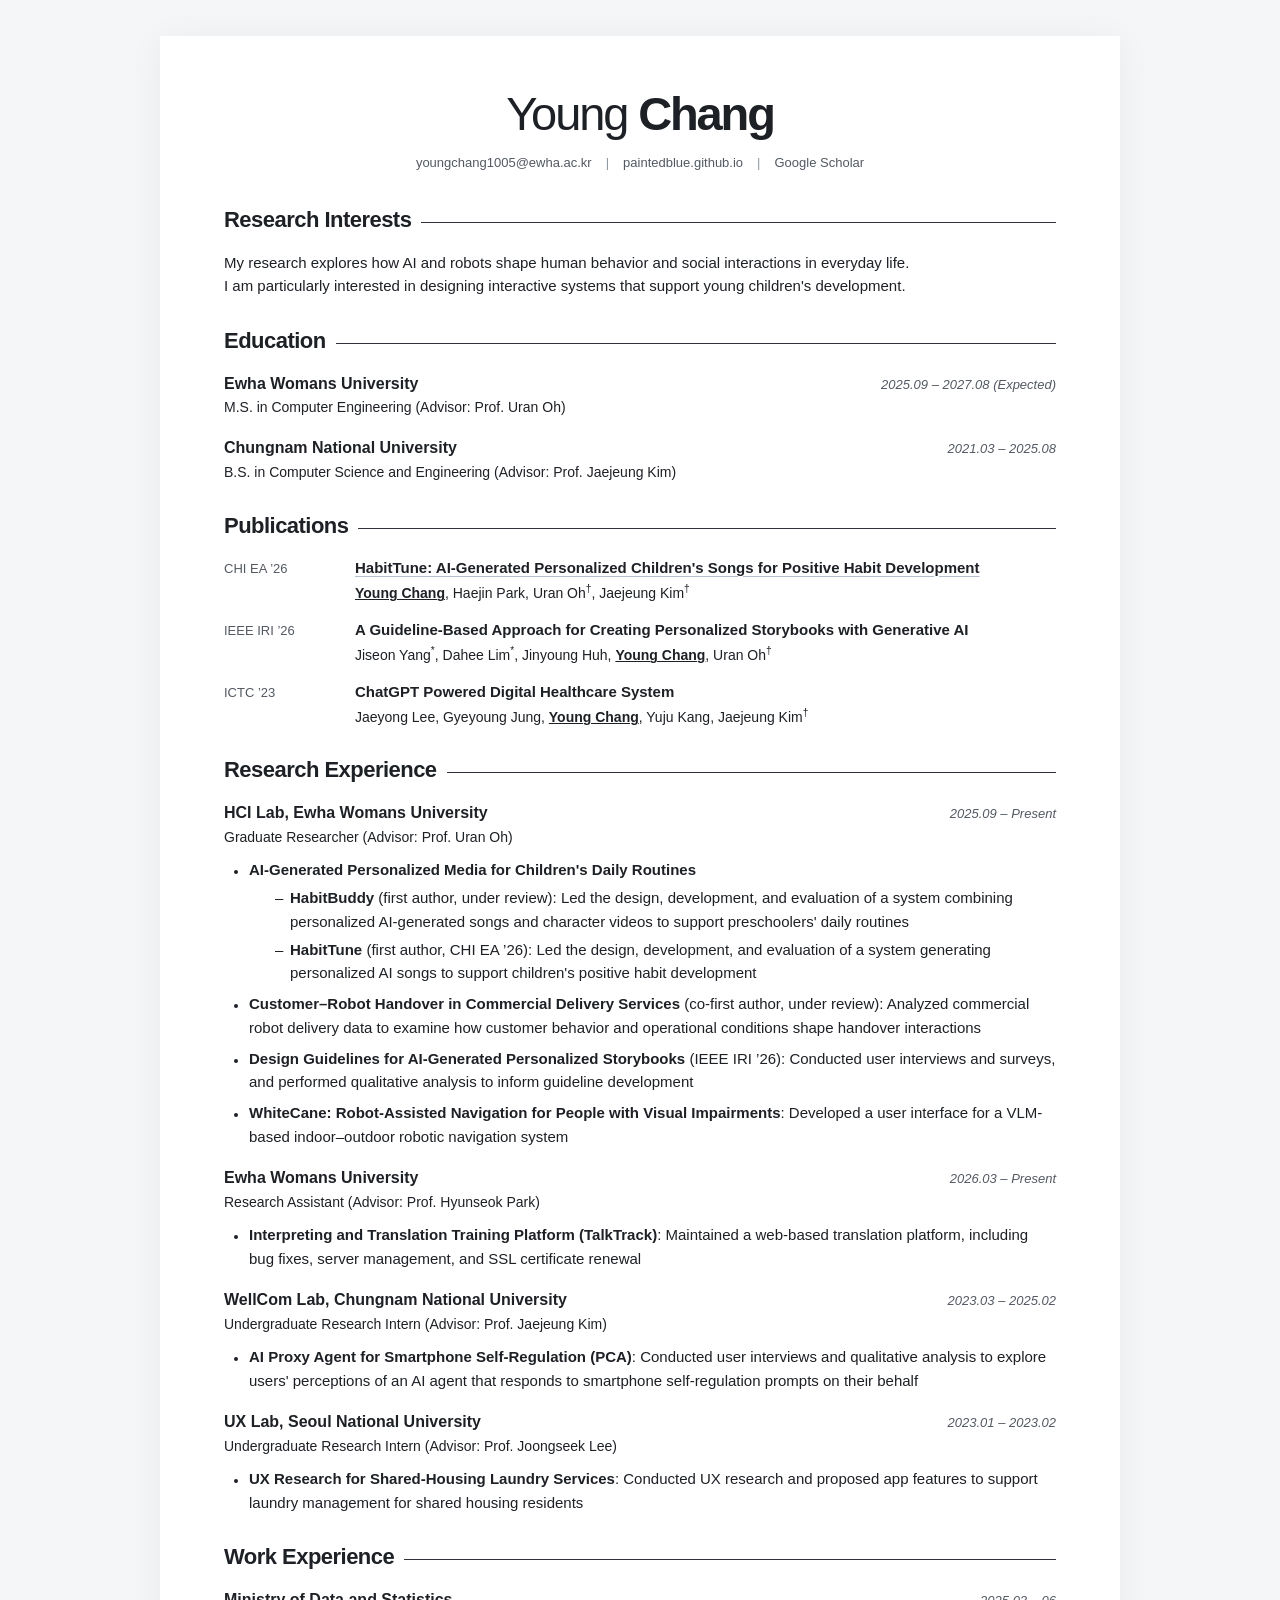
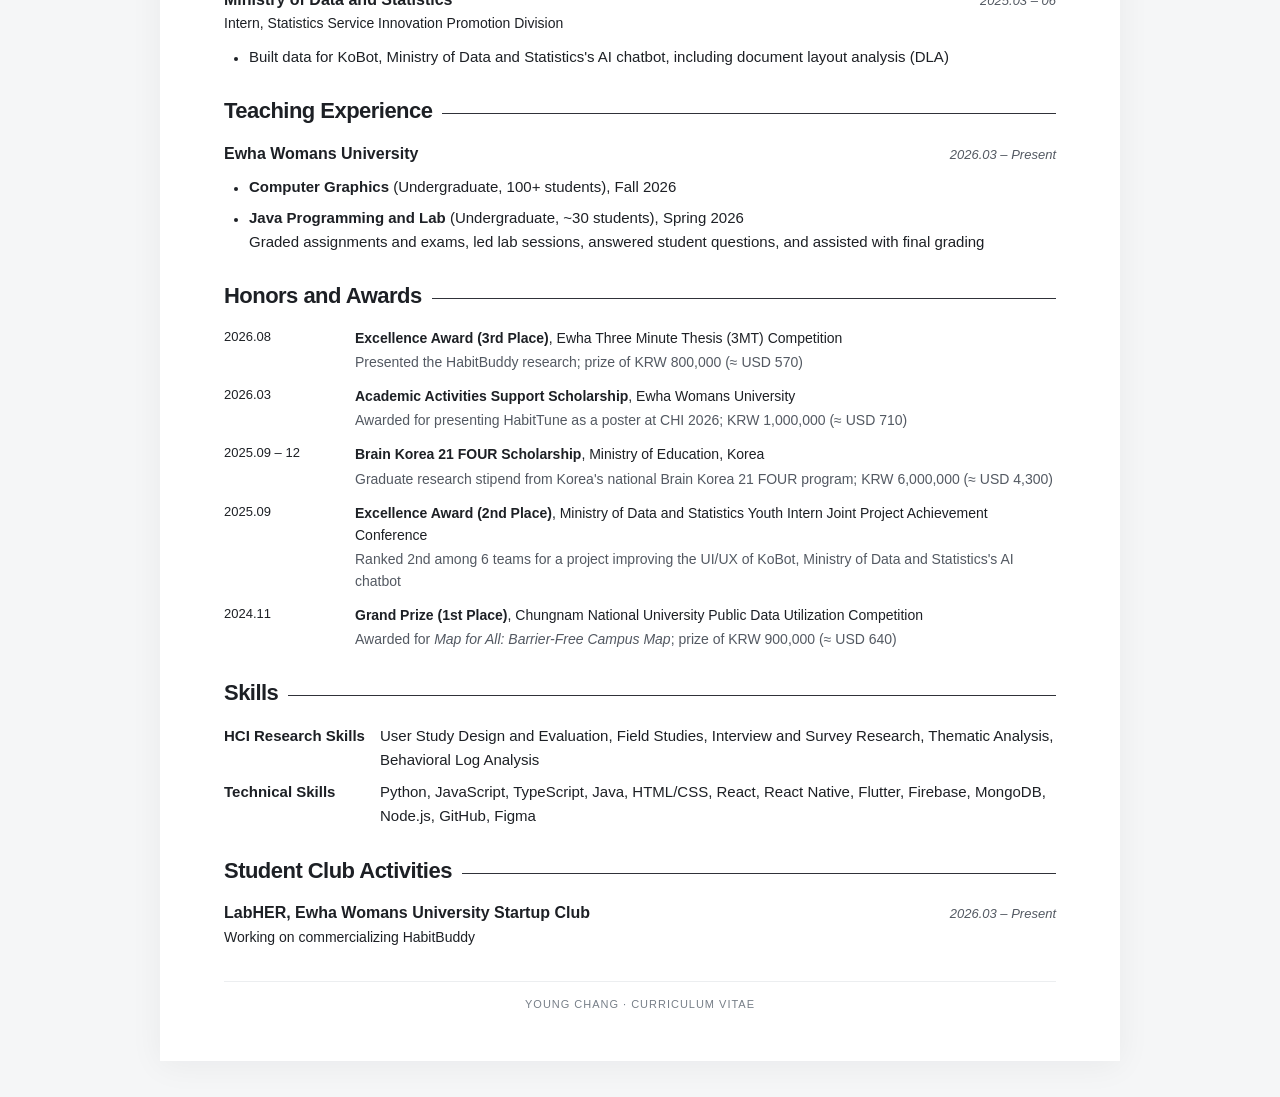
<file: Young_Chang_CV.html>
<!DOCTYPE html>
<html lang="en">
<head>
  <meta charset="UTF-8">
  <meta name="viewport" content="width=device-width, initial-scale=1">
  <meta name="color-scheme" content="light">
  <meta name="description" content="Curriculum vitae of Young Chang, an HCI researcher at Ewha Womans University studying AI, robots, and children's development.">
  <title>Young Chang | Curriculum Vitae</title>
  <style>
    :root {
      --text: #1d2025;
      --muted: #535962;
      --line: #c9ced4;
      --link: #223c78;
      --background: #f5f6f7;
      --paper: #fff;
    }
    *, *::before, *::after { box-sizing: border-box; }
    html { scroll-behavior: smooth; }
    body {
      margin: 0;
      background: var(--background);
      color: var(--text);
      font-family: -apple-system, BlinkMacSystemFont, "Segoe UI", Arial, Helvetica, sans-serif;
      font-size: 15px;
      line-height: 1.58;
      -webkit-font-smoothing: antialiased;
    }
    a { color: inherit; text-decoration-color: #b3bfcd; text-underline-offset: 3px; }
    a:hover, a:focus-visible { color: var(--link); text-decoration-color: currentColor; }
    a:focus-visible { outline: 2px solid var(--link); outline-offset: 3px; border-radius: 2px; }
    .page {
      max-width: 960px;
      margin: 36px auto;
      padding: 52px 64px 48px;
      background: var(--paper);
      box-shadow: 0 4px 32px rgba(20, 27, 40, 0.055);
    }
    .header { text-align: center; margin-bottom: 33px; }
    .name { font-size: clamp(36px, 6vw, 47px); font-weight: 330; line-height: 1.12; letter-spacing: -.045em; margin: 0 0 12px; }
    .name strong { font-weight: 750; }
    .contact { display: flex; justify-content: center; flex-wrap: wrap; align-items: center; gap: 4px 0; color: var(--muted); font-size: 13px; }
    .contact a { white-space: nowrap; text-decoration: none; }
    .contact a:hover { text-decoration: underline; }
    .contact .divider { color: #9299a1; padding: 0 14px; user-select: none; }
    .cv-section { margin-top: 29px; }
    .section-heading { display: flex; align-items: baseline; gap: 10px; margin: 0 0 16px; font-size: 22px; font-weight: 750; line-height: 1.3; letter-spacing: -.024em; }
    .section-heading::after { content: ""; height: 1px; flex: 1; min-width: 22px; background: #303239; transform: translateY(-4px); }
    .intro { margin: 0; }
    .entry { margin-bottom: 18px; }
    .entry:last-child { margin-bottom: 0; }
    .entry-header { display: flex; justify-content: space-between; align-items: baseline; gap: 12px 24px; }
    .entry-title { margin: 0; font-size: 16px; font-weight: 725; line-height: 1.45; }
    .entry-date { flex-shrink: 0; color: var(--muted); font-size: 13px; font-style: italic; white-space: nowrap; }
    .entry-role { margin: 1px 0 0; font-size: 14px; }
    .item-list { margin: 10px 0 0; padding-left: 24px; }
    .item-list li { margin: 7px 0; padding-left: 1px; }
    .item-list li::marker { font-size: .82em; }
    .item-list strong { font-weight: 725; }
    .nested-list { list-style: none; padding-left: 26px; margin: 5px 0 0; }
    .nested-list li { position: relative; padding-left: 15px; margin: 4px 0; }
    .nested-list li::before { content: "–"; position: absolute; left: 0; }
    .pub-list { display: grid; gap: 15px; }
    .pub-row { display: grid; grid-template-columns: 115px minmax(0, 1fr); gap: 16px; }
    .pub-venue { color: var(--muted); font-size: 13px; white-space: nowrap; padding-top: 2px; }
    .pub-title { margin: 0; font-size: 15px; font-weight: 730; line-height: 1.48; }
    .pub-authors { margin: 2px 0 0; font-size: 14px; }
    .self-author { font-weight: 720; text-decoration: underline; text-underline-offset: 2px; }
    sup { font-size: .73em; vertical-align: super; }
    .award-list { display: grid; gap: 12px; }
    .award { display: grid; grid-template-columns: 115px minmax(0, 1fr); gap: 16px; }
    .award-date { font-size: 13px; white-space: nowrap; }
    .award-title { margin: 0; font-size: 14px; }
    .award-description { color: var(--muted); font-size: 14px; margin: 2px 0 0; }
    .skills { margin: 0; display: grid; gap: 9px; }
    .skill { display: grid; grid-template-columns: 142px minmax(0, 1fr); gap: 14px; }
    .skill dt { font-weight: 730; }
    .skill dd { margin: 0; }
    .footer { border-top: 1px solid #eceef0; margin-top: 33px; padding-top: 14px; text-align: center; font-size: 11px; letter-spacing: .09em; text-transform: uppercase; color: #777f88; }
    @media (max-width: 750px) {
      body { background: #fff; font-size: 14.5px; }
      .page { margin: 0; padding: 35px 25px 32px; box-shadow: none; }
      .header { margin-bottom: 26px; }
      .name { letter-spacing: -.035em; }
      .section-heading { font-size: 20px; margin-bottom: 13px; }
      .cv-section { margin-top: 26px; }
      .entry-header { align-items: flex-start; flex-wrap: wrap; gap: 0 10px; }
      .entry-date { width: 100%; font-size: 12px; margin-top: 2px; }
      .pub-row, .award { grid-template-columns: 1fr; gap: 1px; }
      .pub-venue { padding-top: 0; }
      .award-list { gap: 15px; }
      .skill { grid-template-columns: 1fr; gap: 0; }
      .item-list { padding-left: 20px; }
      .nested-list { padding-left: 3px; }
    }
    @media (max-width: 410px) {
      .page { padding: 26px 18px; }
      .contact { gap: 0 6px; }
      .contact .divider { display: none; }
      .contact a { white-space: normal; }
      .contact a:not(:last-child)::after { content: " ·"; color: #939aa2; }
    }
    @media print {
      @page { size: A4; margin: 14mm 15mm; }
      body { background: white; color: #111; font-size: 10.3pt; line-height: 1.38; print-color-adjust: exact; }
      .page { max-width: none; margin: 0; padding: 0; box-shadow: none; }
      .header { margin-bottom: 20px; }
      .name { font-size: 30pt; }
      .cv-section { margin-top: 19px; }
      .section-heading { font-size: 15pt; margin-bottom: 9px; }
      .entry { margin-bottom: 12px; }
      .entry-title { font-size: 11pt; }
      .entry-date, .pub-venue, .award-date { font-size: 9pt; }
      .entry-role, .pub-authors, .pub-title, .award-title, .award-description { font-size: 9.6pt; }
      .item-list { margin-top: 6px; }
      .item-list li { margin: 4px 0; }
      .pub-list, .award-list { gap: 9px; }
      .entry, .pub-row, .award, .skill { break-inside: avoid; }
      .footer { display: none; }
    }
    @media (prefers-reduced-motion: reduce) { html { scroll-behavior: auto; } }
  </style>
</head>
<body>
  <main class="page" id="top">
    <header class="header">
      <h1 class="name">Young <strong>Chang</strong></h1>
      <div class="contact" aria-label="Contact information">
        <a href="mailto:youngchang1005@ewha.ac.kr">youngchang1005@ewha.ac.kr</a>
        <span class="divider" aria-hidden="true">|</span>
        <a href="https://paintedblue.github.io/">paintedblue.github.io</a>
        <span class="divider" aria-hidden="true">|</span>
        <a href="https://scholar.google.com/citations?user=bcUrJqoAAAAJ">Google Scholar</a>
      </div>
    </header>

    <section class="cv-section" id="research-interests" aria-labelledby="h-interests">
      <h2 class="section-heading" id="h-interests">Research Interests</h2>
      <p class="intro">My research explores how AI and robots shape human behavior and social interactions in everyday life.<br>I am particularly interested in designing interactive systems that support young children's development.</p>
    </section>

    <section class="cv-section" id="education" aria-labelledby="h-education">
      <h2 class="section-heading" id="h-education">Education</h2>
      <div class="entry">
        <div class="entry-header"><h3 class="entry-title">Ewha Womans University</h3><time class="entry-date">2025.09 – 2027.08 (Expected)</time></div>
        <p class="entry-role">M.S. in Computer Engineering (Advisor: Prof. Uran Oh)</p>
      </div>
      <div class="entry">
        <div class="entry-header"><h3 class="entry-title">Chungnam National University</h3><time class="entry-date">2021.03 – 2025.08</time></div>
        <p class="entry-role">B.S. in Computer Science and Engineering (Advisor: Prof. Jaejeung Kim)</p>
      </div>
    </section>

    <section class="cv-section" id="publications" aria-labelledby="h-publications">
      <h2 class="section-heading" id="h-publications">Publications</h2>
      <div class="pub-list">
        <article class="pub-row">
          <span class="pub-venue">CHI EA ’26</span>
          <div><h3 class="pub-title"><a href="https://dl.acm.org/doi/10.1145/3772363.3798832">HabitTune: AI-Generated Personalized Children's Songs for Positive Habit Development</a></h3><p class="pub-authors"><span class="self-author">Young Chang</span>, Haejin Park, Uran Oh<sup>†</sup>, Jaejeung Kim<sup>†</sup></p></div>
        </article>
        <article class="pub-row">
          <span class="pub-venue">IEEE IRI ’26</span>
          <div><h3 class="pub-title">A Guideline-Based Approach for Creating Personalized Storybooks with Generative AI</h3><p class="pub-authors">Jiseon Yang<sup>*</sup>, Dahee Lim<sup>*</sup>, Jinyoung Huh, <span class="self-author">Young Chang</span>, Uran Oh<sup>†</sup></p></div>
        </article>
        <article class="pub-row">
          <span class="pub-venue">ICTC ’23</span>
          <div><h3 class="pub-title">ChatGPT Powered Digital Healthcare System</h3><p class="pub-authors">Jaeyong Lee, Gyeyoung Jung, <span class="self-author">Young Chang</span>, Yuju Kang, Jaejeung Kim<sup>†</sup></p></div>
        </article>
      </div>
    </section>

    <section class="cv-section" id="research-experience" aria-labelledby="h-research-experience">
      <h2 class="section-heading" id="h-research-experience">Research Experience</h2>
      <article class="entry">
        <div class="entry-header"><h3 class="entry-title">HCI Lab, Ewha Womans University</h3><time class="entry-date">2025.09 – Present</time></div>
        <p class="entry-role">Graduate Researcher (Advisor: Prof. Uran Oh)</p>
        <ul class="item-list">
          <li><strong>AI-Generated Personalized Media for Children's Daily Routines</strong>
            <ul class="nested-list">
              <li><strong>HabitBuddy</strong> (first author, under review): Led the design, development, and evaluation of a system combining personalized AI-generated songs and character videos to support preschoolers' daily routines</li>
              <li><strong>HabitTune</strong> (first author, CHI EA ’26): Led the design, development, and evaluation of a system generating personalized AI songs to support children's positive habit development</li>
            </ul>
          </li>
          <li><strong>Customer–Robot Handover in Commercial Delivery Services</strong> (co-first author, under review): Analyzed commercial robot delivery data to examine how customer behavior and operational conditions shape handover interactions</li>
          <li><strong>Design Guidelines for AI-Generated Personalized Storybooks</strong> (IEEE IRI ’26): Conducted user interviews and surveys, and performed qualitative analysis to inform guideline development</li>
          <li><strong>WhiteCane: Robot-Assisted Navigation for People with Visual Impairments</strong>: Developed a user interface for a VLM-based indoor–outdoor robotic navigation system</li>
        </ul>
      </article>
      <article class="entry">
        <div class="entry-header"><h3 class="entry-title">Ewha Womans University</h3><time class="entry-date">2026.03 – Present</time></div>
        <p class="entry-role">Research Assistant (Advisor: Prof. Hyunseok Park)</p>
        <ul class="item-list"><li><strong>Interpreting and Translation Training Platform (TalkTrack)</strong>: Maintained a web-based translation platform, including bug fixes, server management, and SSL certificate renewal</li></ul>
      </article>
      <article class="entry">
        <div class="entry-header"><h3 class="entry-title">WellCom Lab, Chungnam National University</h3><time class="entry-date">2023.03 – 2025.02</time></div>
        <p class="entry-role">Undergraduate Research Intern (Advisor: Prof. Jaejeung Kim)</p>
        <ul class="item-list"><li><strong>AI Proxy Agent for Smartphone Self-Regulation (PCA)</strong>: Conducted user interviews and qualitative analysis to explore users' perceptions of an AI agent that responds to smartphone self-regulation prompts on their behalf</li></ul>
      </article>
      <article class="entry">
        <div class="entry-header"><h3 class="entry-title">UX Lab, Seoul National University</h3><time class="entry-date">2023.01 – 2023.02</time></div>
        <p class="entry-role">Undergraduate Research Intern (Advisor: Prof. Joongseek Lee)</p>
        <ul class="item-list"><li><strong>UX Research for Shared-Housing Laundry Services</strong>: Conducted UX research and proposed app features to support laundry management for shared housing residents</li></ul>
      </article>
    </section>

    <section class="cv-section" id="work-experience" aria-labelledby="h-work-experience">
      <h2 class="section-heading" id="h-work-experience">Work Experience</h2>
      <article class="entry">
        <div class="entry-header"><h3 class="entry-title">Ministry of Data and Statistics</h3><time class="entry-date">2025.03 – 06</time></div>
        <p class="entry-role">Intern, Statistics Service Innovation Promotion Division</p>
        <ul class="item-list"><li>Built data for KoBot, Ministry of Data and Statistics's AI chatbot, including document layout analysis (DLA)</li></ul>
      </article>
    </section>

    <section class="cv-section" id="teaching-experience" aria-labelledby="h-teaching-experience">
      <h2 class="section-heading" id="h-teaching-experience">Teaching Experience</h2>
      <article class="entry">
        <div class="entry-header"><h3 class="entry-title">Ewha Womans University</h3><time class="entry-date">2026.03 – Present</time></div>
        <ul class="item-list">
          <li><strong>Computer Graphics</strong> (Undergraduate, 100+ students), Fall 2026</li>
          <li><strong>Java Programming and Lab</strong> (Undergraduate, ~30 students), Spring 2026<br>Graded assignments and exams, led lab sessions, answered student questions, and assisted with final grading</li>
        </ul>
      </article>
    </section>

    <section class="cv-section" id="honors-and-awards" aria-labelledby="h-honors-and-awards">
      <h2 class="section-heading" id="h-honors-and-awards">Honors and Awards</h2>
      <div class="award-list">
        <article class="award"><time class="award-date">2026.08</time><div><p class="award-title"><strong>Excellence Award (3rd Place)</strong>, Ewha Three Minute Thesis (3MT) Competition</p><p class="award-description">Presented the HabitBuddy research; prize of KRW 800,000 (≈ USD 570)</p></div></article>
        <article class="award"><time class="award-date">2026.03</time><div><p class="award-title"><strong>Academic Activities Support Scholarship</strong>, Ewha Womans University</p><p class="award-description">Awarded for presenting HabitTune as a poster at CHI 2026; KRW 1,000,000 (≈ USD 710)</p></div></article>
        <article class="award"><time class="award-date">2025.09 – 12</time><div><p class="award-title"><strong>Brain Korea 21 FOUR Scholarship</strong>, Ministry of Education, Korea</p><p class="award-description">Graduate research stipend from Korea's national Brain Korea 21 FOUR program; KRW 6,000,000 (≈ USD 4,300)</p></div></article>
        <article class="award"><time class="award-date">2025.09</time><div><p class="award-title"><strong>Excellence Award (2nd Place)</strong>, Ministry of Data and Statistics Youth Intern Joint Project Achievement Conference</p><p class="award-description">Ranked 2nd among 6 teams for a project improving the UI/UX of KoBot, Ministry of Data and Statistics's AI chatbot</p></div></article>
        <article class="award"><time class="award-date">2024.11</time><div><p class="award-title"><strong>Grand Prize (1st Place)</strong>, Chungnam National University Public Data Utilization Competition</p><p class="award-description">Awarded for <em>Map for All: Barrier-Free Campus Map</em>; prize of KRW 900,000 (≈ USD 640)</p></div></article>
      </div>
    </section>

    <section class="cv-section" id="skills" aria-labelledby="h-skills">
      <h2 class="section-heading" id="h-skills">Skills</h2>
      <dl class="skills">
        <div class="skill"><dt>HCI Research Skills</dt><dd>User Study Design and Evaluation, Field Studies, Interview and Survey Research, Thematic Analysis, Behavioral Log Analysis</dd></div>
        <div class="skill"><dt>Technical Skills</dt><dd>Python, JavaScript, TypeScript, Java, HTML/CSS, React, React Native, Flutter, Firebase, MongoDB, Node.js, GitHub, Figma</dd></div>
      </dl>
    </section>

    <section class="cv-section" id="student-club-activities" aria-labelledby="h-student-club-activities">
      <h2 class="section-heading" id="h-student-club-activities">Student Club Activities</h2>
      <article class="entry">
        <div class="entry-header"><h3 class="entry-title">LabHER, Ewha Womans University Startup Club</h3><time class="entry-date">2026.03 – Present</time></div>
        <p class="entry-role">Working on commercializing HabitBuddy</p>
      </article>
    </section>

    <footer class="footer">Young Chang · Curriculum Vitae</footer>
  </main>
</body>
</html>
</file>
